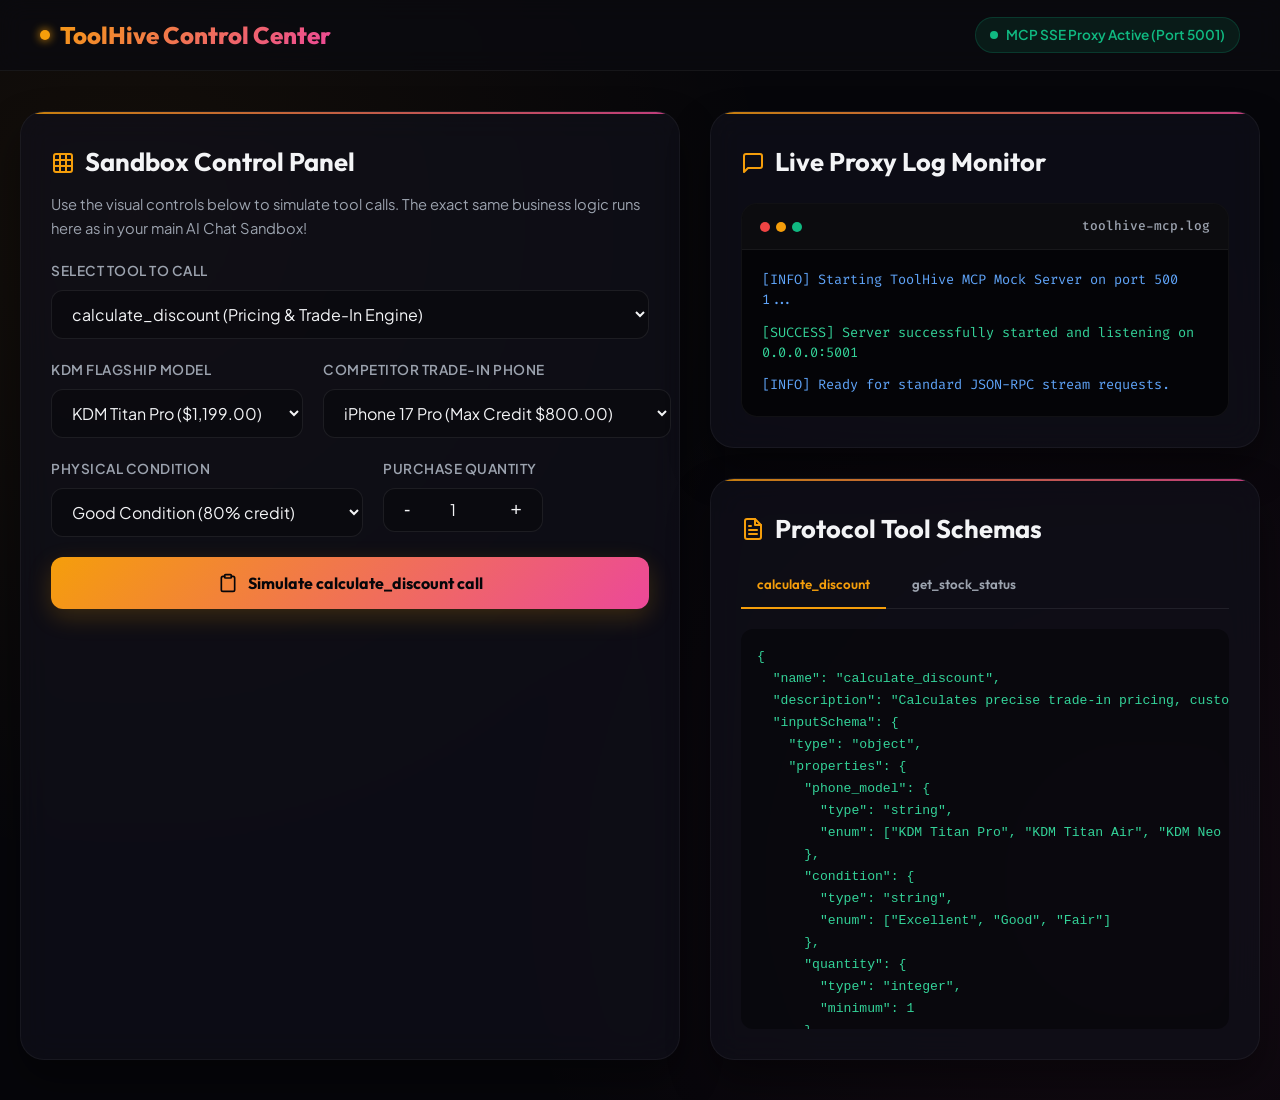
<file: ToolHive/index.html>
<!DOCTYPE html>
<html lang="en">
<head>
    <meta charset="UTF-8">
    <meta name="viewport" content="width=device-width, initial-scale=1.0">
    <title>ToolHive Control Center & GUI — Sandbox</title>
    <link rel="preconnect" href="https://fonts.googleapis.com">
    <link rel="preconnect" href="https://fonts.gstatic.com" crossorigin>
    <link href="https://fonts.googleapis.com/css2?family=Outfit:wght@300;400;500;600;700;800&family=Plus+Jakarta+Sans:wght@300;400;500;600;700&family=Fira+Code:wght@400;500&display=swap" rel="stylesheet">
    <style>
        :root {
            --bg-base: #06060a;
            --bg-surface: rgba(17, 17, 27, 0.7);
            --bg-surface-hover: rgba(25, 25, 38, 0.85);
            --border-glow: rgba(245, 158, 11, 0.15);
            --accent-primary: #f59e0b; /* Amber */
            --accent-secondary: #ec4899; /* Pink */
            --accent-gradient: linear-gradient(135deg, #f59e0b 0%, #ec4899 100%);
            --accent-gradient-glow: linear-gradient(135deg, rgba(245, 158, 11, 0.3) 0%, rgba(236, 72, 153, 0.3) 100%);
            --text-main: #f3f4f6;
            --text-muted: #9ca3af;
            --font-display: 'Outfit', sans-serif;
            --font-body: 'Plus Jakarta Sans', sans-serif;
            --font-mono: 'Fira Code', monospace;
        }

        * {
            box-sizing: border-box;
            margin: 0;
            padding: 0;
        }

        body {
            background-color: var(--bg-base);
            color: var(--text-main);
            font-family: var(--font-body);
            line-height: 1.6;
            min-height: 100vh;
            background-image: 
                radial-gradient(circle at 10% 20%, rgba(245, 158, 11, 0.06) 0%, transparent 45%),
                radial-gradient(circle at 90% 80%, rgba(236, 72, 153, 0.06) 0%, transparent 45%);
            display: flex;
            flex-direction: column;
        }

        /* Navigation Bar */
        nav {
            background: rgba(10, 10, 15, 0.8);
            backdrop-filter: blur(12px);
            -webkit-backdrop-filter: blur(12px);
            border-bottom: 1px solid rgba(255, 255, 255, 0.05);
            padding: 16px 40px;
            display: flex;
            justify-content: space-between;
            align-items: center;
            position: sticky;
            top: 0;
            z-index: 100;
        }

        .logo {
            font-family: var(--font-display);
            font-size: 1.5rem;
            font-weight: 800;
            background: var(--accent-gradient);
            -webkit-background-clip: text;
            -webkit-text-fill-color: transparent;
            display: flex;
            align-items: center;
            gap: 10px;
        }

        .logo-dot {
            width: 10px;
            height: 10px;
            background: var(--accent-primary);
            border-radius: 50%;
            box-shadow: 0 0 10px var(--accent-primary);
        }

        .server-status {
            display: flex;
            align-items: center;
            gap: 8px;
            background: rgba(16, 185, 129, 0.1);
            border: 1px solid rgba(16, 185, 129, 0.2);
            color: #10b981;
            padding: 6px 14px;
            border-radius: 100px;
            font-size: 0.85rem;
            font-weight: 600;
        }

        .status-pulse {
            width: 8px;
            height: 8px;
            background-color: #10b981;
            border-radius: 50%;
            animation: pulse 1.5s infinite;
        }

        /* Container & Main Layout */
        .container {
            max-width: 1400px;
            width: 100%;
            margin: 0 auto;
            padding: 40px 20px;
            display: grid;
            grid-template-columns: minmax(0, 1.2fr) minmax(0, 1fr);
            gap: 30px;
            flex-grow: 1;
        }

        /* Section Cards */
        .card {
            background: var(--bg-surface);
            backdrop-filter: blur(16px);
            -webkit-backdrop-filter: blur(16px);
            border: 1px solid rgba(255, 255, 255, 0.05);
            border-radius: 24px;
            padding: 30px;
            box-shadow: 0 20px 40px rgba(0, 0, 0, 0.4);
            position: relative;
            overflow: hidden;
            display: flex;
            flex-direction: column;
            gap: 20px;
            transition: border-color 0.3s ease, box-shadow 0.3s ease, transform 0.3s ease;
        }

        .card:hover {
            border-color: rgba(245, 158, 11, 0.15);
            box-shadow: 0 25px 50px rgba(0, 0, 0, 0.5), 0 0 20px rgba(245, 158, 11, 0.04);
            transform: translateY(-2px);
        }

        .card::before {
            content: '';
            position: absolute;
            top: 0;
            left: 0;
            width: 100%;
            height: 2px;
            background: var(--accent-gradient);
            opacity: 0.8;
        }

        h2 {
            font-family: var(--font-display);
            font-size: 1.6rem;
            font-weight: 700;
            color: var(--text-main);
            display: flex;
            align-items: center;
            gap: 10px;
        }

        h2 svg {
            color: var(--accent-primary);
        }

        /* Inputs & Form Styling */
        .form-group {
            display: flex;
            flex-direction: column;
            gap: 8px;
            position: relative;
        }

        label {
            font-size: 0.85rem;
            color: var(--text-muted);
            text-transform: uppercase;
            letter-spacing: 0.5px;
            font-weight: 600;
        }

        select, input {
            background: rgba(10, 10, 15, 0.8);
            border: 1px solid rgba(255, 255, 255, 0.08);
            border-radius: 12px;
            padding: 12px 16px;
            color: var(--text-main);
            font-family: var(--font-body);
            font-size: 1rem;
            outline: none;
            transition: border-color 0.3s ease, box-shadow 0.3s ease;
        }

        select:focus, input:focus {
            border-color: var(--accent-primary);
            box-shadow: 0 0 10px rgba(245, 158, 11, 0.15);
        }

        .stepper {
            display: flex;
            align-items: center;
            background: rgba(10, 10, 15, 0.8);
            border: 1px solid rgba(255, 255, 255, 0.08);
            border-radius: 12px;
            overflow: hidden;
            width: fit-content;
        }

        .stepper button {
            background: transparent;
            border: none;
            color: var(--text-main);
            font-size: 1.2rem;
            padding: 10px 20px;
            cursor: pointer;
            transition: background 0.2s;
        }

        .stepper button:hover {
            background: rgba(255, 255, 255, 0.05);
        }

        .stepper input {
            border: none;
            border-radius: 0;
            width: 60px;
            text-align: center;
            padding: 10px 0;
            background: transparent;
        }

        /* Button Styling */
        .btn {
            background: var(--accent-gradient);
            border: none;
            color: #06060a;
            padding: 14px 24px;
            border-radius: 12px;
            font-family: var(--font-display);
            font-weight: 700;
            font-size: 1rem;
            cursor: pointer;
            transition: transform 0.2s ease, box-shadow 0.2s ease;
            box-shadow: 0 8px 24px rgba(245, 158, 11, 0.2);
            display: flex;
            align-items: center;
            justify-content: center;
            gap: 10px;
        }

        .btn:hover {
            transform: translateY(-2px);
            box-shadow: 0 12px 30px rgba(245, 158, 11, 0.35);
        }

        .btn:active {
            transform: translateY(0);
        }

        /* Calculation Receipt Panel */
        .receipt-card {
            background: rgba(10, 10, 15, 0.6);
            border: 1px dashed rgba(245, 158, 11, 0.25);
            border-radius: 16px;
            padding: 24px;
            margin-top: 10px;
            animation: fadeIn 0.4s ease-out;
            display: none;
        }

        .receipt-row {
            display: flex;
            justify-content: space-between;
            margin-bottom: 12px;
            font-size: 0.95rem;
        }

        .receipt-row.total {
            border-top: 1px solid rgba(255, 255, 255, 0.1);
            padding-top: 16px;
            font-family: var(--font-display);
            font-size: 1.3rem;
            font-weight: 700;
            color: var(--accent-primary);
        }

        .discount-highlight {
            color: #f472b6;
            font-weight: 600;
        }

        /* Showroom Stock Component */
        .stock-grid {
            display: grid;
            grid-template-columns: repeat(2, 1fr);
            gap: 20px;
            margin-top: 10px;
        }

        .stock-option {
            background: rgba(10, 10, 15, 0.6);
            border: 1px solid rgba(255, 255, 255, 0.05);
            border-radius: 16px;
            padding: 20px;
            cursor: pointer;
            transition: all 0.3s;
            display: flex;
            flex-direction: column;
            gap: 8px;
        }

        .stock-option:hover {
            border-color: rgba(236, 72, 153, 0.25);
            background: var(--bg-surface-hover);
        }

        .stock-option.active {
            border-color: var(--accent-secondary);
            box-shadow: 0 0 15px rgba(236, 72, 153, 0.15);
        }

        .stock-indicator {
            display: flex;
            align-items: center;
            gap: 8px;
            font-size: 0.85rem;
            font-weight: 600;
        }

        /* Console / Schema Panel */
        .terminal-container {
            background: #040407;
            border-radius: 16px;
            border: 1px solid rgba(255, 255, 255, 0.05);
            font-family: var(--font-mono);
            font-size: 0.85rem;
            display: flex;
            flex-direction: column;
            height: 100%;
            overflow: hidden;
        }

        .terminal-header {
            background: rgba(255, 255, 255, 0.03);
            border-bottom: 1px solid rgba(255, 255, 255, 0.05);
            padding: 12px 18px;
            display: flex;
            justify-content: space-between;
            align-items: center;
        }

        .terminal-dot-group {
            display: flex;
            gap: 6px;
        }

        .terminal-dot {
            width: 10px;
            height: 10px;
            border-radius: 50%;
        }

        .terminal-dot.red { background-color: #ef4444; }
        .terminal-dot.yellow { background-color: #f59e0b; }
        .terminal-dot.green { background-color: #10b981; }

        .terminal-title {
            color: var(--text-muted);
            font-weight: 500;
            font-size: 0.8rem;
        }

        .terminal-body {
            padding: 20px;
            overflow-y: auto;
            flex-grow: 1;
            display: flex;
            flex-direction: column;
            gap: 12px;
            max-height: 400px;
        }

        .terminal-line {
            line-height: 1.5;
            word-break: break-all;
        }

        .terminal-info { color: #60a5fa; }
        .terminal-success { color: #34d399; }
        .terminal-warning { color: #fbbf24; }
        .terminal-incoming { color: #f472b6; }

        /* Schema Tabs */
        .tabs {
            display: flex;
            gap: 10px;
            border-bottom: 1px solid rgba(255, 255, 255, 0.08);
            padding-bottom: 10px;
        }

        .tab {
            background: transparent;
            border: none;
            color: var(--text-muted);
            font-family: var(--font-display);
            font-weight: 600;
            padding: 6px 16px;
            cursor: pointer;
            transition: color 0.3s;
            position: relative;
        }

        .tab.active {
            color: var(--accent-primary);
        }

        .tab.active::after {
            content: '';
            position: absolute;
            bottom: -11px;
            left: 0;
            right: 0;
            height: 2px;
            background: var(--accent-primary);
        }

        .schema-pre {
            background: rgba(0, 0, 0, 0.4);
            padding: 16px;
            border-radius: 12px;
            font-family: var(--font-mono);
            font-size: 0.82rem;
            color: #34d399;
            overflow-x: auto;
            max-height: 400px;
        }

        @keyframes pulse {
            0%, 100% { transform: scale(1); opacity: 1; }
            50% { transform: scale(1.1); opacity: 0.7; }
        }

        @keyframes fadeIn {
            from { opacity: 0; transform: translateY(10px); }
            to { opacity: 1; transform: translateY(0); }
        }

        @media (max-width: 1024px) {
            .container {
                grid-template-columns: 1fr;
            }
        }
    </style>
</head>
<body>

    <!-- Header Navigation -->
    <nav>
        <div class="logo">
            <div class="logo-dot"></div>
            <span>ToolHive Control Center</span>
        </div>
        <div class="server-status">
            <div class="status-pulse"></div>
            <span>MCP SSE Proxy Active (Port 5001)</span>
        </div>
    </nav>

    <!-- Main Workspace -->
    <div class="container">
        
        <!-- Left Panel: Interactive Sandbox GUI -->
        <div class="card">
            <h2>
                <svg width="24" height="24" viewBox="0 0 24 24" fill="none" stroke="currentColor" stroke-width="2" stroke-linecap="round" stroke-linejoin="round"><rect x="3" y="3" width="18" height="18" rx="2" ry="2"/><line x1="9" y1="3" x2="9" y2="21"/><line x1="15" y1="3" x2="15" y2="21"/><line x1="3" y1="9" x2="21" y2="9"/><line x1="3" y1="15" x2="21" y2="15"/></svg>
                Sandbox Control Panel
            </h2>
            <p style="color: var(--text-muted); font-size: 0.92rem; margin-top: -10px;">
                Use the visual controls below to simulate tool calls. The exact same business logic runs here as in your main AI Chat Sandbox!
            </p>

            <!-- Tool Choice -->
            <div class="form-group">
                <label>Select Tool to Call</label>
                <select id="tool-select" onchange="toggleToolView()">
                    <option value="calculate_discount">calculate_discount (Pricing & Trade-In Engine)</option>
                    <option value="get_stock_status">get_stock_status (Boutique Showroom Inventory)</option>
                </select>
            </div>

            <!-- View 1: calculate_discount controls -->
            <div id="calculate-controls" style="display: flex; flex-direction: column; gap: 20px;">
                <div style="display: grid; grid-template-columns: repeat(2, 1fr); gap: 20px;">
                    <div class="form-group">
                        <label>KDM Flagship Model</label>
                        <select id="kdm-model">
                            <option value="KDM Titan Pro">KDM Titan Pro ($1,199.00)</option>
                            <option value="KDM Titan Air">KDM Titan Air ($899.00)</option>
                            <option value="KDM Neo Fold">KDM Neo Fold ($1,799.00)</option>
                        </select>
                    </div>

                    <div class="form-group">
                        <label>Competitor Trade-In Phone</label>
                        <select id="competitor-phone">
                            <option value="iPhone 17 Pro">iPhone 17 Pro (Max Credit $800.00)</option>
                            <option value="iPhone 16 Pro">iPhone 16 Pro (Max Credit $600.00)</option>
                            <option value="iPhone 15 Pro">iPhone 15 Pro (Max Credit $450.00)</option>
                            <option value="Galaxy S23 Ultra">Galaxy S23 Ultra (Max Credit $600.00)</option>
                            <option value="Galaxy S22 Ultra">Galaxy S22 Ultra (Max Credit $450.00)</option>
                            <option value="Galaxy S21 Ultra">Galaxy S21 Ultra (Max Credit $300.00)</option>
                        </select>
                    </div>
                </div>

                <div style="display: grid; grid-template-columns: repeat(2, 1fr); gap: 20px;">
                    <div class="form-group">
                        <label>Physical Condition</label>
                        <select id="phone-condition">
                            <option value="Excellent">Excellent Condition (100% credit)</option>
                            <option value="Good" selected>Good Condition (80% credit)</option>
                            <option value="Fair">Fair Condition (50% credit)</option>
                        </select>
                    </div>

                    <div class="form-group">
                        <label>Purchase Quantity</label>
                        <div class="stepper">
                            <button onclick="changeQty(-1)">-</button>
                            <input type="number" id="qty-input" value="1" min="1" readonly>
                            <button onclick="changeQty(1)">+</button>
                        </div>
                    </div>
                </div>

                <button class="btn" onclick="executeCalculate()">
                    <svg width="20" height="24" viewBox="0 0 24 24" fill="none" stroke="currentColor" stroke-width="2" stroke-linecap="round" stroke-linejoin="round"><path d="M16 4h2a2 2 0 0 1 2 2v14a2 2 0 0 1-2 2H6a2 2 0 0 1-2-2V6a2 2 0 0 1 2-2h2"/><rect x="8" y="2" width="8" height="4" rx="1" ry="1"/></svg>
                    Simulate calculate_discount call
                </button>

                <!-- Receipt Output -->
                <div class="receipt-card" id="receipt-output">
                    <div style="border-bottom: 1px dashed rgba(255,255,255,0.1); padding-bottom: 12px; margin-bottom: 16px; font-weight: bold; text-align: center; color: var(--accent-primary);">
                        🧾 TOOL CALL RESPONSE
                    </div>
                    <div class="receipt-row">
                        <span>Flagship Subtotal:</span>
                        <span id="receipt-subtotal">$0.00</span>
                    </div>
                    <div class="receipt-row">
                        <span>Trade-In Credit Applied:</span>
                        <span id="receipt-credit" class="discount-highlight">-$0.00</span>
                    </div>
                    <div class="receipt-row">
                        <span>Corporate Volume Discount:</span>
                        <span id="receipt-corporate" class="discount-highlight">None applied</span>
                    </div>
                    <div class="receipt-row total">
                        <span>Net Due Amount:</span>
                        <span id="receipt-net">$0.00</span>
                    </div>
                    <div style="font-size: 0.8rem; color: var(--text-muted); text-align: center; margin-top: 14px; border-top: 1px solid rgba(255,255,255,0.05); padding-top: 10px;">
                        💳 Estimated Installment (12 Mo, 0% APR): <strong style="color:#f472b6;" id="receipt-installment">$0.00/mo</strong>
                    </div>
                </div>
            </div>

            <!-- View 2: get_stock_status controls -->
            <div id="stock-controls" style="display: none; flex-direction: column; gap: 20px;">
                <label>Select Showroom Finish to Inspect</label>
                <div class="stock-grid">
                    <div class="stock-option active" onclick="selectStockOption(this, 'Raw Titanium')">
                        <div style="display: flex; justify-content: space-between; align-items: center;">
                            <strong style="color: var(--accent-primary);">Raw Titanium</strong>
                            <div class="stock-indicator" style="color: #10b981;">● In Stock</div>
                        </div>
                        <span style="font-size: 0.82rem; color: var(--text-muted);">High Demand Premium Finish</span>
                    </div>

                    <div class="stock-option" onclick="selectStockOption(this, 'Space Gray')">
                        <div style="display: flex; justify-content: space-between; align-items: center;">
                            <strong style="color: #60a5fa;">Space Gray</strong>
                            <div class="stock-indicator" style="color: #fbbf24;">● Limited</div>
                        </div>
                        <span style="font-size: 0.82rem; color: var(--text-muted);">Obsidian Dark Frame Options</span>
                    </div>

                    <div class="stock-option" onclick="selectStockOption(this, 'Exquisite Gold')">
                        <div style="display: flex; justify-content: space-between; align-items: center;">
                            <strong style="color: #f472b6;">Exquisite Gold</strong>
                            <div class="stock-indicator" style="color: #fbbf24;">● Limited</div>
                        </div>
                        <span style="font-size: 0.82rem; color: var(--text-muted);">Boutique Exclusive Allocations</span>
                    </div>

                    <div class="stock-option" onclick="selectStockOption(this, 'Deep Sapphire')">
                        <div style="display: flex; justify-content: space-between; align-items: center;">
                            <strong style="color: #9ca3af;">Deep Sapphire</strong>
                            <div class="stock-indicator" style="color: #ef4444;">● Preorder</div>
                        </div>
                        <span style="font-size: 0.82rem; color: var(--text-muted);">Custom Order Colors (5-7 Days)</span>
                    </div>
                </div>

                <button class="btn" style="background: linear-gradient(135deg, #ec4899 0%, #8b5cf6 100%);" onclick="executeStockCheck()">
                    <svg width="20" height="24" viewBox="0 0 24 24" fill="none" stroke="currentColor" stroke-width="2" stroke-linecap="round" stroke-linejoin="round"><path d="M21 16V8a2 2 0 0 0-1-1.73l-7-4a2 2 0 0 0-2 0l-7 4A2 2 0 0 0 3 8v8a2 2 0 0 0 1 1.73l7 4a2 2 0 0 0 2 0l7-4A2 2 0 0 0 21 16z"/><polyline points="3.27 6.96 12 12.01 20.73 6.96"/><line x1="12" y1="22.08" x2="12" y2="12"/></svg>
                    Simulate get_stock_status call
                </button>

                <!-- Stock output -->
                <div class="receipt-card" id="stock-output">
                    <div style="border-bottom: 1px dashed rgba(255,255,255,0.1); padding-bottom: 12px; margin-bottom: 16px; font-weight: bold; text-align: center; color: var(--accent-secondary);">
                        📦 STOCK RESPONSE
                    </div>
                    <div class="receipt-row">
                        <span>Exquisite Finish:</span>
                        <strong id="stock-color">-</strong>
                    </div>
                    <div class="receipt-row">
                        <span>Showroom Status:</span>
                        <span id="stock-status">-</span>
                    </div>
                    <div class="receipt-row">
                        <span>Boutique Inventory Allocation:</span>
                        <strong id="stock-count" style="color: var(--accent-primary);">-</strong>
                    </div>
                    <div class="receipt-row">
                        <span>Lead-Time Projection:</span>
                        <span id="stock-lead" style="color: #60a5fa;">-</span>
                    </div>
                </div>
            </div>
        </div>

        <!-- Right Panel: Connection Inspector & Tool Schema Explorer -->
        <div style="display: flex; flex-direction: column; gap: 30px; min-width: 0;">
            
            <!-- Connection & Live Log Monitor -->
            <div class="card" style="flex-grow: 1;">
                <h2>
                    <svg width="24" height="24" viewBox="0 0 24 24" fill="none" stroke="currentColor" stroke-width="2" stroke-linecap="round" stroke-linejoin="round"><path d="M21 15a2 2 0 0 1-2 2H7l-4 4V5a2 2 0 0 1 2-2h14a2 2 0 0 1 2 2z"/></svg>
                    Live Proxy Log Monitor
                </h2>
                <div class="terminal-container">
                    <div class="terminal-header">
                        <div class="terminal-dot-group">
                            <div class="terminal-dot red"></div>
                            <div class="terminal-dot yellow"></div>
                            <div class="terminal-dot green"></div>
                        </div>
                        <div class="terminal-title">toolhive-mcp.log</div>
                    </div>
                    <div class="terminal-body" id="log-console">
                        <div class="terminal-line terminal-info">[INFO] Starting ToolHive MCP Mock Server on port 5001...</div>
                        <div class="terminal-line terminal-success">[SUCCESS] Server successfully started and listening on 0.0.0.0:5001</div>
                        <div class="terminal-line terminal-info">[INFO] Ready for standard JSON-RPC stream requests.</div>
                    </div>
                </div>
            </div>

            <!-- Schema Explorer -->
            <div class="card">
                <h2>
                    <svg width="24" height="24" viewBox="0 0 24 24" fill="none" stroke="currentColor" stroke-width="2" stroke-linecap="round" stroke-linejoin="round"><path d="M14 2H6a2 2 0 0 0-2 2v16a2 2 0 0 0 2 2h12a2 2 0 0 0 2-2V8z"/><polyline points="14 2 14 8 20 8"/><line x1="16" y1="13" x2="8" y2="13"/><line x1="16" y1="17" x2="8" y2="17"/><polyline points="10 9 9 9 8 9"/></svg>
                    Protocol Tool Schemas
                </h2>
                <div class="tabs">
                    <button class="tab active" onclick="switchSchemaTab(this, 'calc-schema')">calculate_discount</button>
                    <button class="tab" onclick="switchSchemaTab(this, 'stock-schema')">get_stock_status</button>
                </div>
                
                <div id="calc-schema" class="schema-view">
                    <pre class="schema-pre"><code>{
  "name": "calculate_discount",
  "description": "Calculates precise trade-in pricing, custom corporate volume discounts, or installment options for premium KDM smartphones.",
  "inputSchema": {
    "type": "object",
    "properties": {
      "phone_model": {
        "type": "string",
        "enum": ["KDM Titan Pro", "KDM Titan Air", "KDM Neo Fold"]
      },
      "condition": {
        "type": "string",
        "enum": ["Excellent", "Good", "Fair"]
      },
      "quantity": {
        "type": "integer",
        "minimum": 1
      }
    },
    "required": ["phone_model", "condition", "quantity"]
  }
}</code></pre>
                </div>

                <div id="stock-schema" class="schema-view" style="display: none;">
                    <pre class="schema-pre"><code style="color: #fbbf24;">{
  "name": "get_stock_status",
  "description": "Query live boutique showroom inventory levels for premium titanium frames and custom limited color options.",
  "inputSchema": {
    "type": "object",
    "properties": {
      "color": {
        "type": "string"
      }
    },
    "required": ["color"]
  }
}</code></pre>
                </div>
            </div>

        </div>

    </div>

    <!-- UI Log Logic & Calculations -->
    <script>
        let selectedColor = "Raw Titanium";

        function appendLog(message, type = "info") {
            const consoleEl = document.getElementById("log-console");
            const timeStr = new Date().toLocaleTimeString();
            const logLine = document.createElement("div");
            logLine.className = `terminal-line terminal-${type}`;
            logLine.innerText = `[${timeStr}] [${type.toUpperCase()}] ${message}`;
            consoleEl.appendChild(logLine);
            consoleEl.scrollTop = consoleEl.scrollHeight;
        }

        function toggleToolView() {
            const toolSelect = document.getElementById("tool-select").value;
            const calcCtrl = document.getElementById("calculate-controls");
            const stockCtrl = document.getElementById("stock-controls");
            
            if (toolSelect === "calculate_discount") {
                calcCtrl.style.display = "flex";
                stockCtrl.style.display = "none";
                appendLog("Switched UI controls to calculate_discount tool parameter form.", "info");
            } else {
                calcCtrl.style.display = "none";
                stockCtrl.style.display = "flex";
                appendLog("Switched UI controls to get_stock_status tool parameter form.", "info");
            }
        }

        function changeQty(amount) {
            const input = document.getElementById("qty-input");
            let val = parseInt(input.value) + amount;
            if (val < 1) val = 1;
            input.value = val;
        }

        function executeCalculate() {
            const model = document.getElementById("kdm-model").value;
            const tradeInPhone = document.getElementById("competitor-phone").value;
            const condition = document.getElementById("phone-condition").value;
            const qty = parseInt(document.getElementById("qty-input").value);

            appendLog(`Simulating LLM MCP call 'calculate_discount' with parameters: {phone_model: "${model}", condition: "${condition}", quantity: ${qty}, competitor_phone: "${tradeInPhone}"}`, "incoming");

            // Complete pricing structure matching Python backend
            const kdmPrices = {
                "KDM Titan Pro": 1199,
                "KDM Titan Air": 899,
                "KDM Neo Fold": 1799
            };

            const maxCredits = {
                "iPhone 17 Pro": 800,
                "iPhone 16 Pro": 600,
                "iPhone 15 Pro": 450,
                "Galaxy S23 Ultra": 600,
                "Galaxy S22 Ultra": 450,
                "Galaxy S21 Ultra": 300
            };

            const multipliers = {
                "Excellent": 1.0,
                "Good": 0.8,
                "Fair": 0.5
            };

            const basePrice = kdmPrices[model];
            const subtotal = basePrice * qty;
            const tradeInMax = maxCredits[tradeInPhone];
            const multiplier = multipliers[condition];
            const tradeInCredit = tradeInMax * multiplier;

            let corporateDiscount = 0;
            let corporateText = "None applied";
            if (qty >= 3) {
                corporateDiscount = subtotal * 0.15;
                corporateText = `15% Applied (-$${corporateDiscount.toFixed(2)})`;
            }

            const netTotal = Math.max(0, subtotal - tradeInCredit - corporateDiscount);
            const installment = netTotal / 12;

            // Render Output
            document.getElementById("receipt-subtotal").innerText = `$${subtotal.toLocaleString('en-US', {minimumFractionDigits: 2})}`;
            document.getElementById("receipt-credit").innerText = `-$${tradeInCredit.toLocaleString('en-US', {minimumFractionDigits: 2})}`;
            document.getElementById("receipt-corporate").innerText = corporateText;
            document.getElementById("receipt-net").innerText = `$${netTotal.toLocaleString('en-US', {minimumFractionDigits: 2})}`;
            document.getElementById("receipt-installment").innerText = `$${installment.toLocaleString('en-US', {minimumFractionDigits: 2})}/mo`;

            document.getElementById("receipt-output").style.display = "block";
            
            appendLog(`calculate_discount executed successfully. Response total: $${netTotal.toFixed(2)}`, "success");
        }

        function selectStockOption(el, color) {
            document.querySelectorAll(".stock-option").forEach(opt => opt.classList.remove("active"));
            el.classList.add("active");
            selectedColor = color;
            appendLog(`Selected finish: "${color}" for showroom query.`, "info");
        }

        function executeStockCheck() {
            appendLog(`Simulating LLM MCP call 'get_stock_status' with parameters: {color: "${selectedColor}"}`, "incoming");
            
            let status, count, lead;
            const cLower = selectedColor.toLowerCase();

            if (cLower.includes("raw") || cLower.includes("titanium")) {
                status = "In Stock (High Availability)";
                count = 14;
                lead = "Ready for immediate delivery";
            } else if (cLower.includes("space") || cLower.includes("gray") || cLower.includes("black")) {
                status = "Limited Stock (Restocking Soon)";
                count = 3;
                lead = "Dispatch within 48 hours";
            } else if (cLower.includes("gold") || cLower.includes("amber")) {
                status = "Exquisite Limited Edition";
                count = 1;
                lead = "Boutique exclusive allocation";
            } else {
                status = "Custom Order Color Option";
                count = 0;
                lead = "Special fabrication: 5-7 business days";
            }

            document.getElementById("stock-color").innerText = selectedColor;
            document.getElementById("stock-status").innerText = status;
            document.getElementById("stock-count").innerText = `${count} devices`;
            document.getElementById("stock-lead").innerText = lead;

            document.getElementById("stock-output").style.display = "block";

            appendLog(`get_stock_status executed successfully. Showroom Units count: ${count}`, "success");
        }

        function switchSchemaTab(btn, targetId) {
            document.querySelectorAll(".tab").forEach(t => t.classList.remove("active"));
            document.querySelectorAll(".schema-view").forEach(s => s.style.display = "none");
            
            btn.classList.add("active");
            document.getElementById(targetId).style.display = "block";
            appendLog(`Opened schema tab documentation for '${btn.innerText}'.`, "info");
        }
    </script>
</body>
</html>
</file>
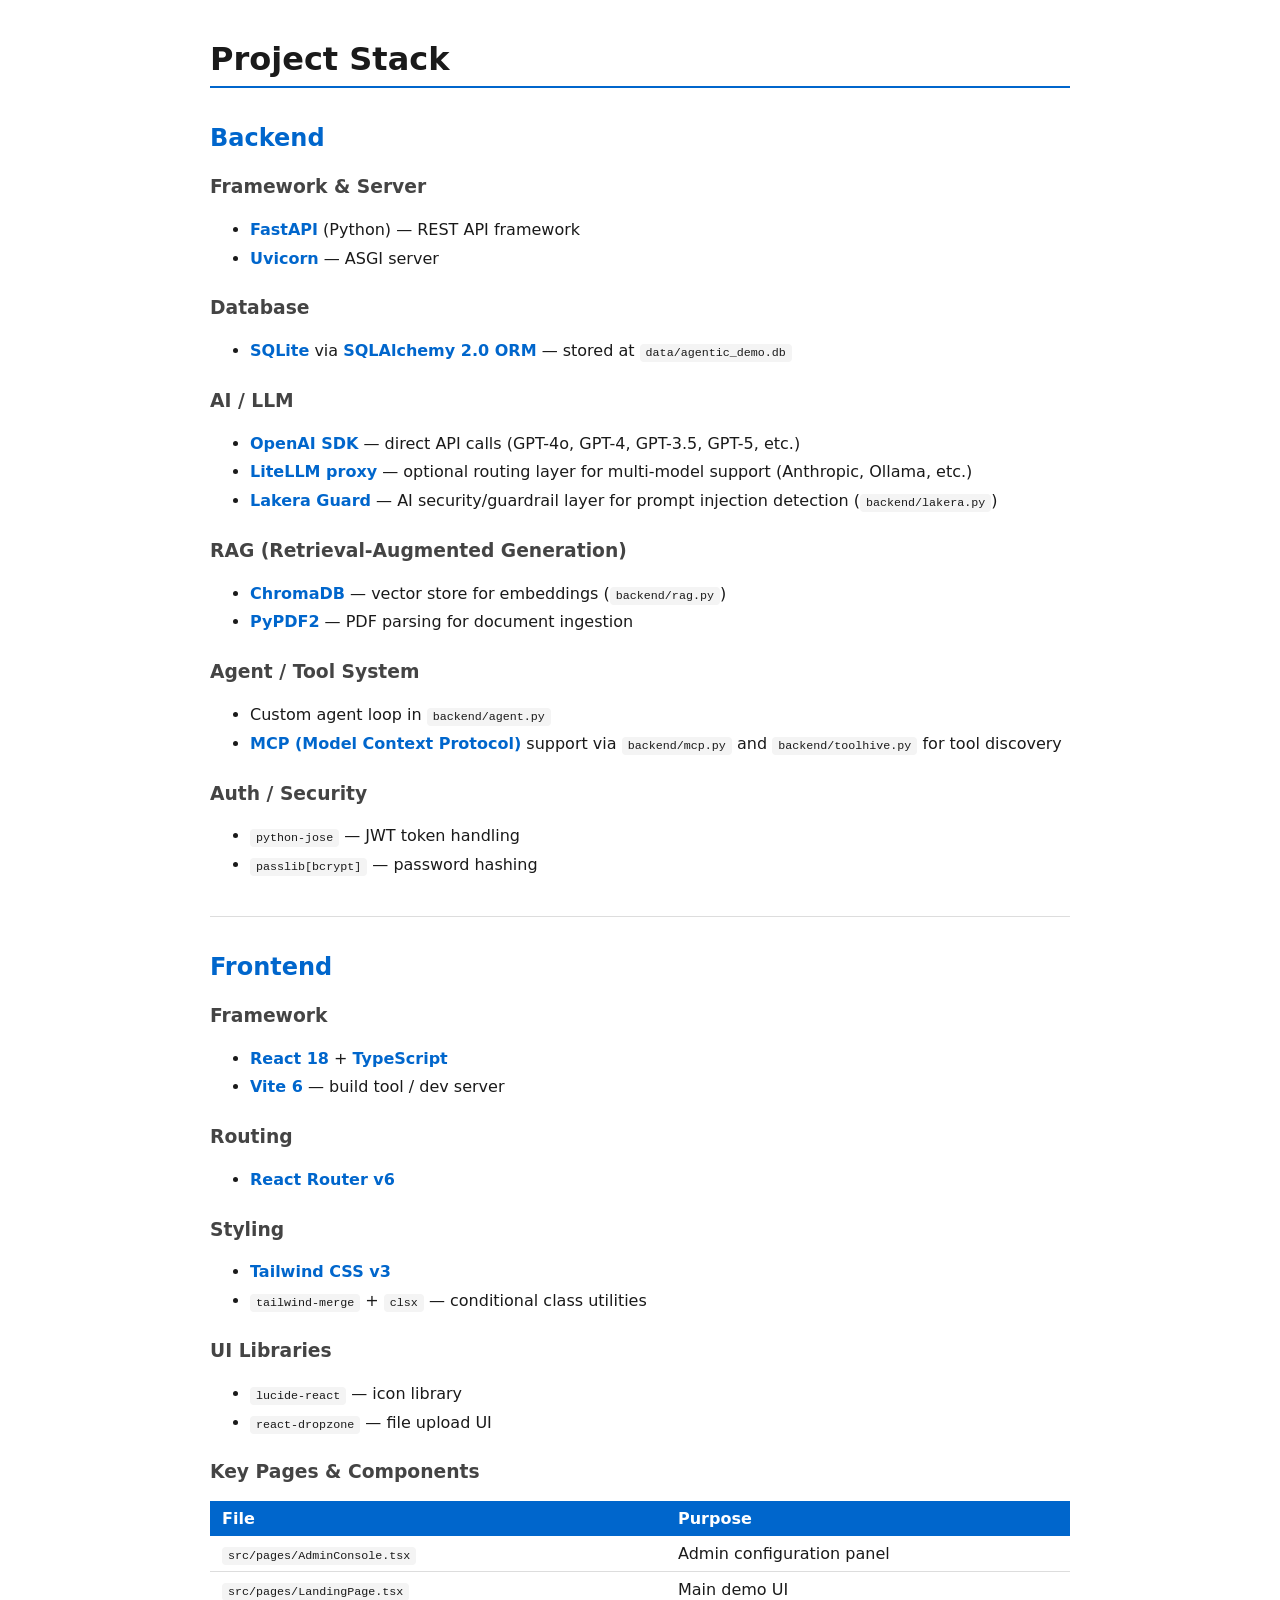
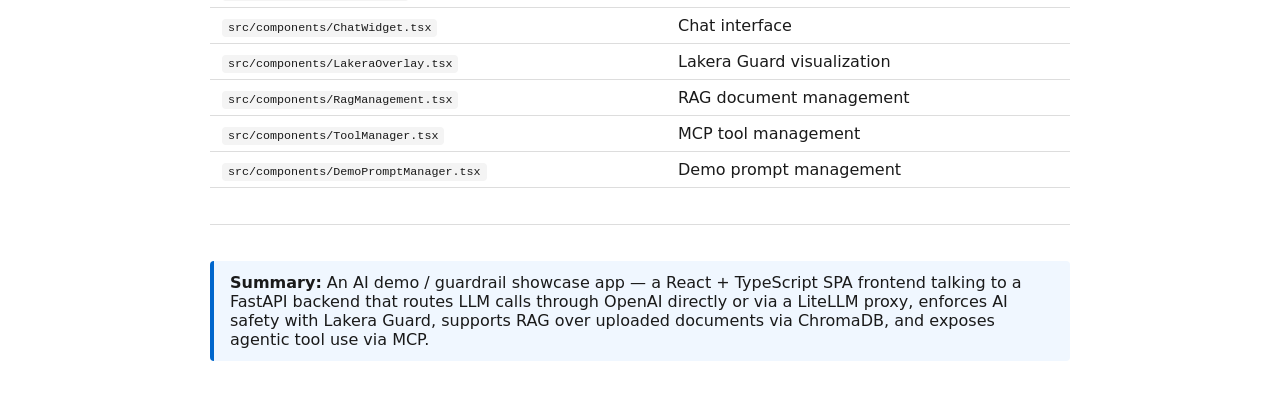
<file: STACK.html>
<!DOCTYPE html>
<html lang="en">
<head>
  <meta charset="UTF-8" />
  <meta name="viewport" content="width=device-width, initial-scale=1.0" />
  <title>Project Stack</title>
  <style>
    body { font-family: system-ui, sans-serif; max-width: 860px; margin: 40px auto; padding: 0 20px; color: #1a1a1a; }
    h1 { border-bottom: 2px solid #0066cc; padding-bottom: 8px; }
    h2 { color: #0066cc; margin-top: 36px; }
    h3 { color: #444; margin-top: 24px; }
    ul { line-height: 1.8; }
    li strong { color: #0066cc; }
    table { border-collapse: collapse; width: 100%; margin-top: 12px; }
    th { background: #0066cc; color: white; padding: 8px 12px; text-align: left; }
    td { padding: 8px 12px; border-bottom: 1px solid #ddd; }
    tr:hover td { background: #f0f7ff; }
    code { background: #f4f4f4; padding: 2px 6px; border-radius: 4px; font-size: 0.9em; }
    .summary { background: #f0f7ff; border-left: 4px solid #0066cc; padding: 12px 16px; border-radius: 4px; margin-top: 32px; }
    hr { border: none; border-top: 1px solid #ddd; margin: 36px 0; }
  </style>
</head>
<body>

  <h1>Project Stack</h1>

  <h2>Backend</h2>

  <h3>Framework &amp; Server</h3>
  <ul>
    <li><strong>FastAPI</strong> (Python) — REST API framework</li>
    <li><strong>Uvicorn</strong> — ASGI server</li>
  </ul>

  <h3>Database</h3>
  <ul>
    <li><strong>SQLite</strong> via <strong>SQLAlchemy 2.0 ORM</strong> — stored at <code>data/agentic_demo.db</code></li>
  </ul>

  <h3>AI / LLM</h3>
  <ul>
    <li><strong>OpenAI SDK</strong> — direct API calls (GPT-4o, GPT-4, GPT-3.5, GPT-5, etc.)</li>
    <li><strong>LiteLLM proxy</strong> — optional routing layer for multi-model support (Anthropic, Ollama, etc.)</li>
    <li><strong>Lakera Guard</strong> — AI security/guardrail layer for prompt injection detection (<code>backend/lakera.py</code>)</li>
  </ul>

  <h3>RAG (Retrieval-Augmented Generation)</h3>
  <ul>
    <li><strong>ChromaDB</strong> — vector store for embeddings (<code>backend/rag.py</code>)</li>
    <li><strong>PyPDF2</strong> — PDF parsing for document ingestion</li>
  </ul>

  <h3>Agent / Tool System</h3>
  <ul>
    <li>Custom agent loop in <code>backend/agent.py</code></li>
    <li><strong>MCP (Model Context Protocol)</strong> support via <code>backend/mcp.py</code> and <code>backend/toolhive.py</code> for tool discovery</li>
  </ul>

  <h3>Auth / Security</h3>
  <ul>
    <li><code>python-jose</code> — JWT token handling</li>
    <li><code>passlib[bcrypt]</code> — password hashing</li>
  </ul>

  <hr />

  <h2>Frontend</h2>

  <h3>Framework</h3>
  <ul>
    <li><strong>React 18</strong> + <strong>TypeScript</strong></li>
    <li><strong>Vite 6</strong> — build tool / dev server</li>
  </ul>

  <h3>Routing</h3>
  <ul>
    <li><strong>React Router v6</strong></li>
  </ul>

  <h3>Styling</h3>
  <ul>
    <li><strong>Tailwind CSS v3</strong></li>
    <li><code>tailwind-merge</code> + <code>clsx</code> — conditional class utilities</li>
  </ul>

  <h3>UI Libraries</h3>
  <ul>
    <li><code>lucide-react</code> — icon library</li>
    <li><code>react-dropzone</code> — file upload UI</li>
  </ul>

  <h3>Key Pages &amp; Components</h3>
  <table>
    <thead>
      <tr><th>File</th><th>Purpose</th></tr>
    </thead>
    <tbody>
      <tr><td><code>src/pages/AdminConsole.tsx</code></td><td>Admin configuration panel</td></tr>
      <tr><td><code>src/pages/LandingPage.tsx</code></td><td>Main demo UI</td></tr>
      <tr><td><code>src/components/ChatWidget.tsx</code></td><td>Chat interface</td></tr>
      <tr><td><code>src/components/LakeraOverlay.tsx</code></td><td>Lakera Guard visualization</td></tr>
      <tr><td><code>src/components/RagManagement.tsx</code></td><td>RAG document management</td></tr>
      <tr><td><code>src/components/ToolManager.tsx</code></td><td>MCP tool management</td></tr>
      <tr><td><code>src/components/DemoPromptManager.tsx</code></td><td>Demo prompt management</td></tr>
    </tbody>
  </table>

  <hr />

  <div class="summary">
    <strong>Summary:</strong> An AI demo / guardrail showcase app — a React + TypeScript SPA frontend talking to a FastAPI backend that routes LLM calls through OpenAI directly or via a LiteLLM proxy, enforces AI safety with Lakera Guard, supports RAG over uploaded documents via ChromaDB, and exposes agentic tool use via MCP.
  </div>

</body>
</html>
</file>
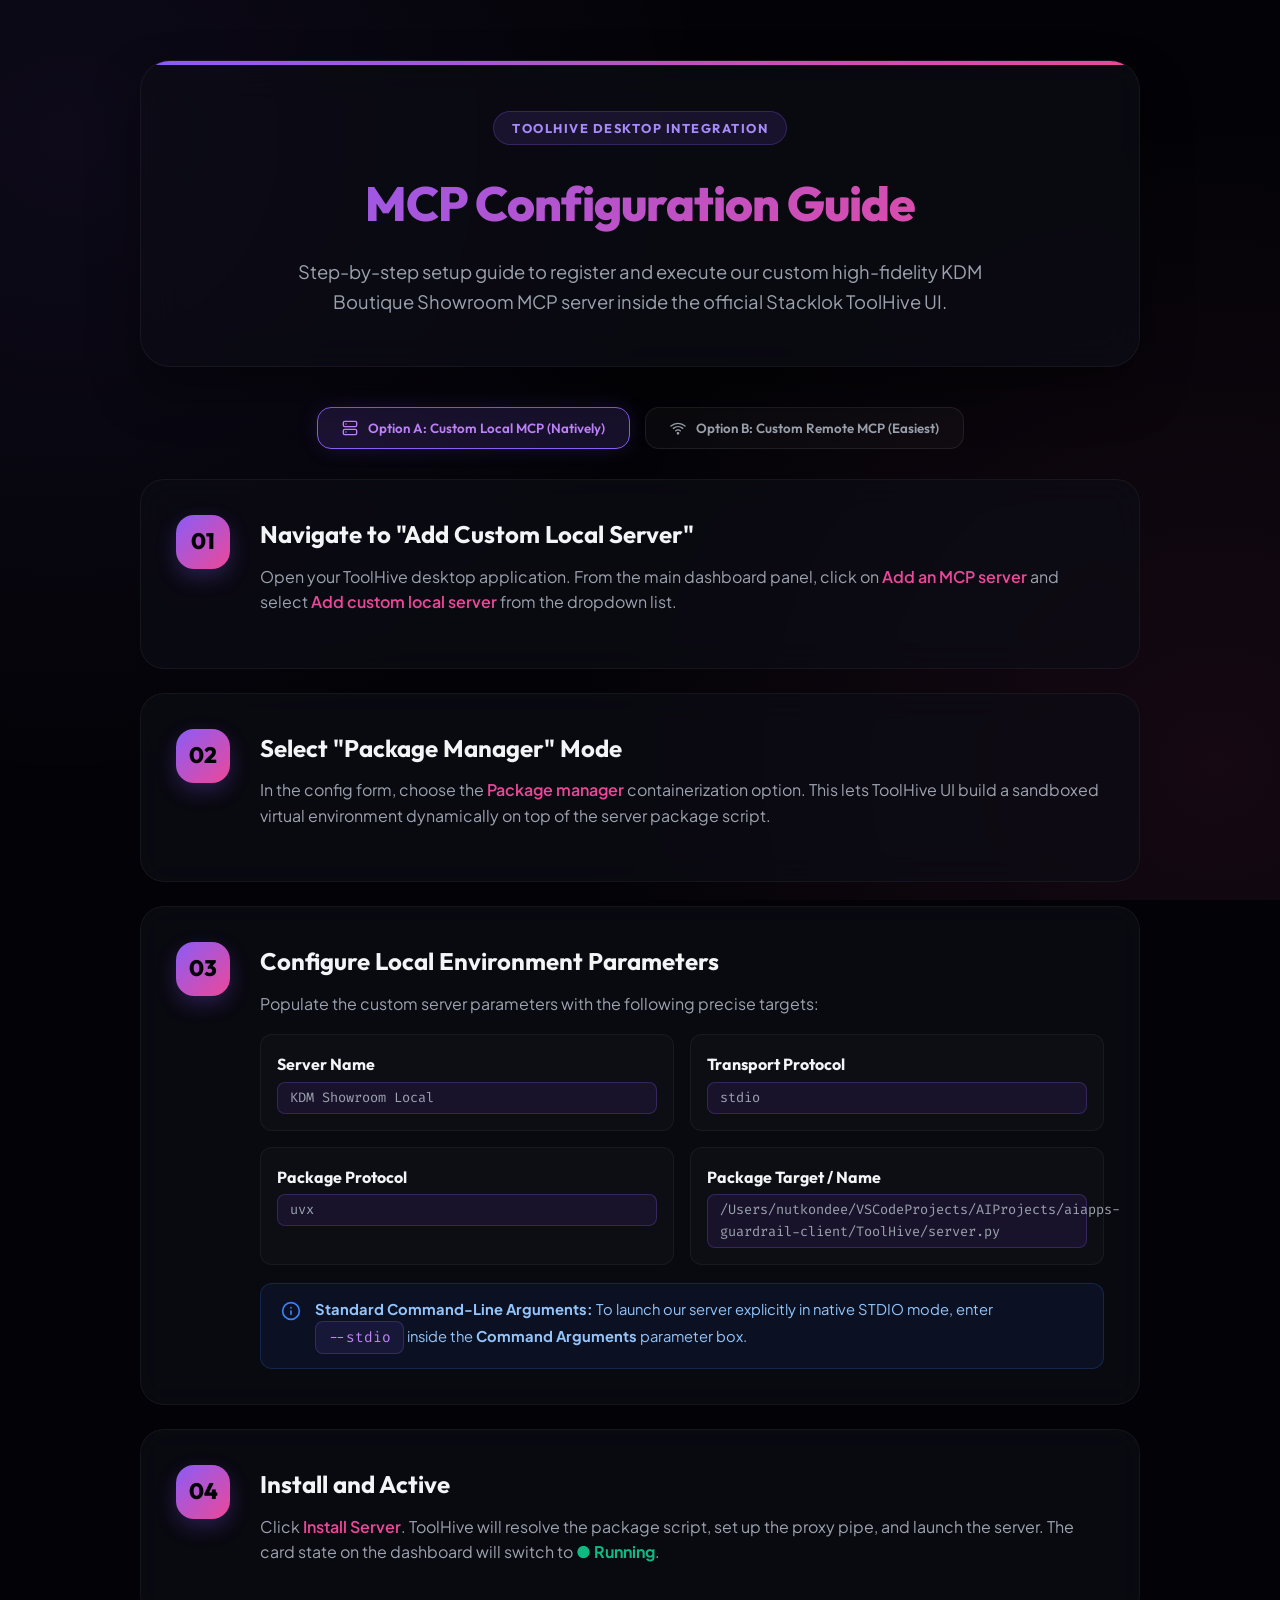
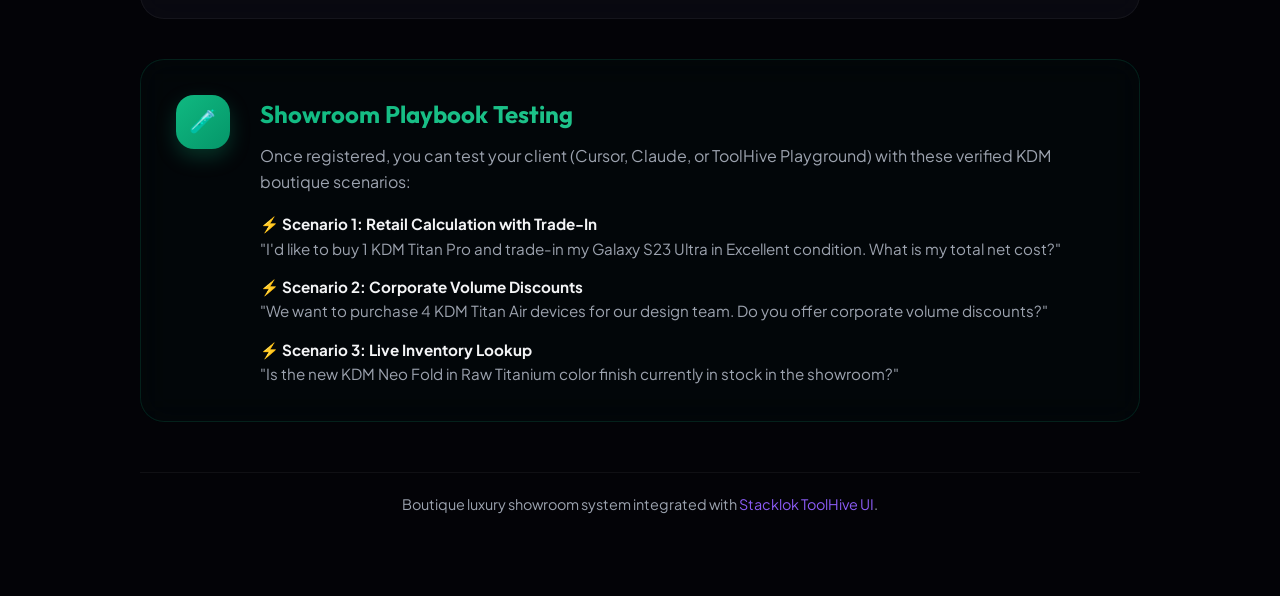
<file: docs/toolhive_guide.html>
<!DOCTYPE html>
<html lang="en">
<head>
    <meta charset="UTF-8">
    <meta name="viewport" content="width=device-width, initial-scale=1.0">
    <title>ToolHive UI Local & Remote MCP Configuration — KDM Showroom</title>
    <link rel="preconnect" href="https://fonts.googleapis.com">
    <link rel="preconnect" href="https://fonts.gstatic.com" crossorigin>
    <link href="https://fonts.googleapis.com/css2?family=Outfit:wght@300;400;500;600;700;800&family=Plus+Jakarta+Sans:wght@300;400;500;600;700&family=Fira+Code:wght@400;500&display=swap" rel="stylesheet">
    <style>
        :root {
            --bg-base: #030307;
            --bg-surface: rgba(13, 13, 22, 0.65);
            --bg-surface-hover: rgba(20, 20, 35, 0.85);
            --border-glow: rgba(139, 92, 246, 0.15); /* Purple glow */
            --accent-primary: #8b5cf6; /* Indigo / Purple */
            --accent-primary-rgb: 139, 92, 246;
            --accent-secondary: #ec4899; /* Pink */
            --accent-green: #10b981; /* Green */
            --accent-gradient: linear-gradient(135deg, #8b5cf6 0%, #ec4899 100%);
            --text-main: #f3f4f6;
            --text-muted: #9ca3af;
            --font-display: 'Outfit', sans-serif;
            --font-body: 'Plus Jakarta Sans', sans-serif;
            --font-mono: 'Fira Code', monospace;
        }

        * {
            box-sizing: border-box;
            margin: 0;
            padding: 0;
        }

        body {
            background-color: var(--bg-base);
            color: var(--text-main);
            font-family: var(--font-body);
            line-height: 1.6;
            padding: 60px 20px;
            display: flex;
            justify-content: center;
            align-items: center;
            min-height: 100vh;
            background-image: 
                radial-gradient(circle at 5% 15%, rgba(139, 92, 246, 0.08) 0%, transparent 45%),
                radial-gradient(circle at 95% 85%, rgba(236, 72, 153, 0.08) 0%, transparent 45%);
            background-attachment: fixed;
        }

        .container {
            max-width: 1000px;
            width: 100%;
        }

        /* Premium Header */
        header {
            background: var(--bg-surface);
            backdrop-filter: blur(20px);
            -webkit-backdrop-filter: blur(20px);
            border: 1px solid rgba(255, 255, 255, 0.05);
            padding: 50px 40px;
            border-radius: 30px;
            margin-bottom: 40px;
            text-align: center;
            position: relative;
            overflow: hidden;
            box-shadow: 0 25px 50px rgba(0, 0, 0, 0.4);
        }

        header::before {
            content: '';
            position: absolute;
            top: 0;
            left: 0;
            right: 0;
            height: 4px;
            background: var(--accent-gradient);
        }

        .badge {
            background: rgba(139, 92, 246, 0.12);
            border: 1px solid rgba(139, 92, 246, 0.25);
            color: #a78bfa;
            padding: 6px 18px;
            border-radius: 100px;
            font-family: var(--font-display);
            font-size: 0.8rem;
            font-weight: 700;
            letter-spacing: 1.5px;
            text-transform: uppercase;
            display: inline-block;
            margin-bottom: 20px;
        }

        h1 {
            font-family: var(--font-display);
            font-size: 3rem;
            font-weight: 800;
            background: var(--accent-gradient);
            -webkit-background-clip: text;
            -webkit-text-fill-color: transparent;
            margin-bottom: 15px;
            letter-spacing: -1px;
        }

        .subtitle {
            color: var(--text-muted);
            font-size: 1.15rem;
            max-width: 750px;
            margin: 0 auto;
        }

        /* Navigation tabs for Options */
        .config-tabs {
            display: flex;
            gap: 15px;
            margin-bottom: 30px;
            justify-content: center;
        }

        .tab-btn {
            background: rgba(255, 255, 255, 0.03);
            border: 1px solid rgba(255, 255, 255, 0.08);
            color: var(--text-muted);
            padding: 12px 24px;
            border-radius: 14px;
            font-family: var(--font-display);
            font-weight: 600;
            cursor: pointer;
            transition: all 0.3s cubic-bezier(0.16, 1, 0.3, 1);
            display: flex;
            align-items: center;
            gap: 10px;
        }

        .tab-btn:hover {
            background: rgba(255, 255, 255, 0.08);
            color: var(--text-main);
            border-color: rgba(139, 92, 246, 0.3);
        }

        .tab-btn.active {
            background: rgba(139, 92, 246, 0.15);
            border-color: var(--accent-primary);
            color: #c084fc;
            box-shadow: 0 0 20px rgba(139, 92, 246, 0.15);
        }

        /* Step Cards */
        .steps-container {
            display: flex;
            flex-direction: column;
            gap: 24px;
        }

        .step-card {
            background: var(--bg-surface);
            backdrop-filter: blur(16px);
            -webkit-backdrop-filter: blur(16px);
            border: 1px solid rgba(255, 255, 255, 0.05);
            border-radius: 24px;
            padding: 35px;
            transition: all 0.4s cubic-bezier(0.16, 1, 0.3, 1);
            position: relative;
            display: flex;
            gap: 30px;
        }

        .step-card:hover {
            transform: translateY(-4px);
            border-color: rgba(139, 92, 246, 0.25);
            box-shadow: 0 15px 35px rgba(0, 0, 0, 0.4), 0 0 20px rgba(139, 92, 246, 0.05);
            background: var(--bg-surface-hover);
        }

        .step-number {
            background: var(--accent-gradient);
            width: 54px;
            height: 54px;
            border-radius: 18px;
            display: flex;
            justify-content: center;
            align-items: center;
            font-family: var(--font-display);
            font-weight: 800;
            font-size: 1.4rem;
            color: #030307;
            flex-shrink: 0;
            box-shadow: 0 8px 20px rgba(139, 92, 246, 0.25);
        }

        .step-content {
            flex-grow: 1;
        }

        h2 {
            font-family: var(--font-display);
            font-size: 1.5rem;
            font-weight: 700;
            margin-bottom: 10px;
            color: var(--text-main);
            display: flex;
            align-items: center;
            gap: 12px;
        }

        .step-content p {
            color: var(--text-muted);
            font-size: 1rem;
            margin-bottom: 18px;
        }

        /* Elegant Code Block */
        pre {
            background: rgba(5, 5, 10, 0.85);
            border: 1px solid rgba(255, 255, 255, 0.04);
            border-radius: 14px;
            padding: 18px 24px;
            font-family: var(--font-mono);
            font-size: 0.9rem;
            color: #34d399; /* Emerald Accent */
            display: block;
            margin: 14px 0;
            overflow-x: auto;
            position: relative;
            box-shadow: inset 0 2px 8px rgba(0,0,0,0.8);
        }

        .highlight-text {
            color: var(--accent-secondary);
            font-weight: 600;
        }

        .url-box {
            display: inline-block;
            background: rgba(139, 92, 246, 0.1);
            border: 1px solid rgba(139, 92, 246, 0.25);
            color: #c084fc;
            padding: 4px 12px;
            border-radius: 8px;
            font-family: var(--font-mono);
            font-size: 0.9rem;
        }

        .info-tag {
            background: rgba(59, 130, 246, 0.08);
            border: 1px solid rgba(59, 130, 246, 0.2);
            color: #93c5fd;
            border-radius: 12px;
            padding: 14px 20px;
            font-size: 0.92rem;
            margin-top: 18px;
            display: flex;
            gap: 14px;
            align-items: flex-start;
        }

        .info-tag svg {
            flex-shrink: 0;
            margin-top: 3px;
            color: #3b82f6;
        }

        /* Parameters List Grid */
        .params-grid {
            display: grid;
            grid-template-columns: repeat(auto-fit, minmax(280px, 1fr));
            gap: 16px;
            margin-top: 14px;
        }

        .param-item {
            background: rgba(255, 255, 255, 0.02);
            border: 1px solid rgba(255, 255, 255, 0.05);
            padding: 16px;
            border-radius: 12px;
        }

        .param-item strong {
            color: var(--text-main);
            font-family: var(--font-display);
        }

        .param-item span {
            display: block;
            font-size: 0.85rem;
            color: var(--text-muted);
            margin-top: 4px;
        }

        /* Form Footer styling */
        footer {
            margin-top: 50px;
            text-align: center;
            color: var(--text-muted);
            font-size: 0.9rem;
            padding: 20px 0;
            border-top: 1px solid rgba(255, 255, 255, 0.05);
        }

        footer a {
            color: var(--accent-primary);
            text-decoration: none;
        }

        footer a:hover {
            text-decoration: underline;
        }

        @media (max-width: 768px) {
            body { padding: 30px 10px; }
            header { padding: 35px 20px; }
            h1 { font-size: 2.3rem; }
            .step-card { flex-direction: column; gap: 20px; padding: 24px; }
            .config-tabs { flex-direction: column; width: 100%; }
            .tab-btn { width: 100%; justify-content: center; }
        }
    </style>
</head>
<body>

    <div class="container">
        
        <!-- Header -->
        <header>
            <span class="badge">ToolHive Desktop Integration</span>
            <h1>MCP Configuration Guide</h1>
            <div class="subtitle">Step-by-step setup guide to register and execute our custom high-fidelity KDM Boutique Showroom MCP server inside the official Stacklok ToolHive UI.</div>
        </header>

        <!-- Method Selector Tabs -->
        <div class="config-tabs">
            <button class="tab-btn active" onclick="switchOption('local')">
                <svg width="16" height="16" viewBox="0 0 24 24" fill="none" stroke="currentColor" stroke-width="2" stroke-linecap="round" stroke-linejoin="round"><rect x="2" y="2" width="20" height="8" rx="2" ry="2"/><rect x="2" y="14" width="20" height="8" rx="2" ry="2"/><line x1="6" y1="6" x2="6.01" y2="6"/><line x1="6" y1="18" x2="6.01" y2="18"/></svg>
                Option A: Custom Local MCP (Natively)
            </button>
            <button class="tab-btn" onclick="switchOption('remote')">
                <svg width="16" height="16" viewBox="0 0 24 24" fill="none" stroke="currentColor" stroke-width="2" stroke-linecap="round" stroke-linejoin="round"><path d="M5 12.55a11 11 0 0 1 14.08 0"/><path d="M1.42 9a16 16 0 0 1 21.16 0"/><path d="M8.53 16.11a6 6 0 0 1 6.95 0"/><circle cx="12" cy="20" r="1"/></svg>
                Option B: Custom Remote MCP (Easiest)
            </button>
        </div>

        <!-- Dynamic Step Content: Option A -->
        <div id="option-local" class="steps-container">
            
            <div class="step-card">
                <div class="step-number">01</div>
                <div class="step-content">
                    <h2>Navigate to "Add Custom Local Server"</h2>
                    <p>Open your ToolHive desktop application. From the main dashboard panel, click on <span class="highlight-text">Add an MCP server</span> and select <span class="highlight-text">Add custom local server</span> from the dropdown list.</p>
                </div>
            </div>

            <div class="step-card">
                <div class="step-number">02</div>
                <div class="step-content">
                    <h2>Select "Package Manager" Mode</h2>
                    <p>In the config form, choose the <span class="highlight-text">Package manager</span> containerization option. This lets ToolHive UI build a sandboxed virtual environment dynamically on top of the server package script.</p>
                </div>
            </div>

            <div class="step-card">
                <div class="step-number">03</div>
                <div class="step-content">
                    <h2>Configure Local Environment Parameters</h2>
                    <p>Populate the custom server parameters with the following precise targets:</p>
                    
                    <div class="params-grid">
                        <div class="param-item">
                            <strong>Server Name</strong>
                            <span class="url-box">KDM Showroom Local</span>
                        </div>
                        <div class="param-item">
                            <strong>Transport Protocol</strong>
                            <span class="url-box">stdio</span>
                        </div>
                        <div class="param-item">
                            <strong>Package Protocol</strong>
                            <span class="url-box">uvx</span>
                        </div>
                        <div class="param-item">
                            <strong>Package Target / Name</strong>
                            <span class="url-box">/Users/nutkondee/VSCodeProjects/AIProjects/aiapps-guardrail-client/ToolHive/server.py</span>
                        </div>
                    </div>

                    <div class="info-tag">
                        <svg width="20" height="20" viewBox="0 0 24 24" fill="none" stroke="currentColor" stroke-width="2" stroke-linecap="round" stroke-linejoin="round"><circle cx="12" cy="12" r="10"/><line x1="12" y1="16" x2="12" y2="12"/><line x1="12" y1="8" x2="12.01" y2="8"/></svg>
                        <div>
                            <strong>Standard Command-Line Arguments:</strong> To launch our server explicitly in native STDIO mode, enter <code class="url-box">--stdio</code> inside the <strong>Command Arguments</strong> parameter box.
                        </div>
                    </div>
                </div>
            </div>

            <div class="step-card">
                <div class="step-number">04</div>
                <div class="step-content">
                    <h2>Install and Active</h2>
                    <p>Click <span class="highlight-text">Install Server</span>. ToolHive will resolve the package script, set up the proxy pipe, and launch the server. The card state on the dashboard will switch to <span style="color: var(--accent-green); font-weight: bold;">● Running</span>.</p>
                </div>
            </div>

        </div>

        <!-- Dynamic Step Content: Option B -->
        <div id="option-remote" class="steps-container" style="display: none;">
            
            <div class="step-card">
                <div class="step-number">01</div>
                <div class="step-content">
                    <h2>Verify Python Script is Running Locally</h2>
                    <p>Since our custom server is already running and listening on port <span class="highlight-text">5001</span>, you can register it instantly in the ToolHive UI without any container overhead!</p>
                    <pre># Check that uvicorn is running
curl http://localhost:5001/</pre>
                </div>
            </div>

            <div class="step-card">
                <div class="step-number">02</div>
                <div class="step-content">
                    <h2>Choose "Add Custom Remote Server"</h2>
                    <p>In your ToolHive desktop app dashboard, click on the <span class="highlight-text">Add an MCP server</span> dropdown and select <span class="highlight-text">Add custom remote server</span>.</p>
                </div>
            </div>

            <div class="step-card">
                <div class="step-number">03</div>
                <div class="step-content">
                    <h2>Enter the SSE Connection Endpoint</h2>
                    <p>Register the server with the local SSE proxy bridge url:</p>
                    <div style="margin-top: 14px; display: flex; flex-direction: column; gap: 10px;">
                        <div>• <strong>Server Name:</strong> <span class="url-box">KDM Showroom Remote</span></div>
                        <div>• <strong>Connection URL (SSE):</strong> <span class="url-box">http://localhost:5001/mcp</span></div>
                    </div>
                </div>
            </div>

            <div class="step-card">
                <div class="step-number">04</div>
                <div class="step-content">
                    <h2>Active and Test Connections</h2>
                    <p>Click <span class="highlight-text">Save Server</span>. ToolHive UI will ping the SSE stream, establish the handshake, and automatically read all schemas for <code style="color: var(--accent-secondary)">calculate_discount</code> and <code style="color: var(--accent-secondary)">get_stock_status</code> tools!</p>
                </div>
            </div>

        </div>

        <!-- Testing playbooks -->
        <div class="steps-container" style="margin-top: 40px;">
            <div class="step-card" style="border-color: rgba(16, 185, 129, 0.15); background: rgba(16, 185, 129, 0.02);">
                <div class="step-number" style="background: linear-gradient(135deg, #10b981 0%, #059669 100%); box-shadow: 0 8px 20px rgba(16, 185, 129, 0.25);">🧪</div>
                <div class="step-content">
                    <h2 style="background: linear-gradient(135deg, #10b981 0%, #34d399 100%); -webkit-background-clip: text; -webkit-text-fill-color: transparent;">Showroom Playbook Testing</h2>
                    <p>Once registered, you can test your client (Cursor, Claude, or ToolHive Playground) with these verified KDM boutique scenarios:</p>
                    <div style="display: flex; flex-direction: column; gap: 14px; font-size: 0.95rem;">
                        <div>⚡ <strong>Scenario 1: Retail Calculation with Trade-In</strong><br/><span style="color: var(--text-muted)">"I'd like to buy 1 KDM Titan Pro and trade-in my Galaxy S23 Ultra in Excellent condition. What is my total net cost?"</span></div>
                        <div>⚡ <strong>Scenario 2: Corporate Volume Discounts</strong><br/><span style="color: var(--text-muted)">"We want to purchase 4 KDM Titan Air devices for our design team. Do you offer corporate volume discounts?"</span></div>
                        <div>⚡ <strong>Scenario 3: Live Inventory Lookup</strong><br/><span style="color: var(--text-muted)">"Is the new KDM Neo Fold in Raw Titanium color finish currently in stock in the showroom?"</span></div>
                    </div>
                </div>
            </div>
        </div>

        <!-- Footer -->
        <footer>
            Boutique luxury showroom system integrated with <a href="https://docs.stacklok.com/toolhive" target="_blank">Stacklok ToolHive UI</a>.
        </footer>

    </div>

    <!-- Script to toggle options -->
    <script>
        function switchOption(opt) {
            const btns = document.querySelectorAll('.tab-btn');
            btns.forEach(btn => btn.classList.remove('active'));
            
            document.getElementById('option-local').style.display = 'none';
            document.getElementById('option-remote').style.display = 'none';
            
            if (opt === 'local') {
                document.getElementById('option-local').style.display = 'flex';
                event.currentTarget.classList.add('active');
            } else {
                document.getElementById('option-remote').style.display = 'flex';
                event.currentTarget.classList.add('active');
            }
        }
    </script>
</body>
</html>
</file>
